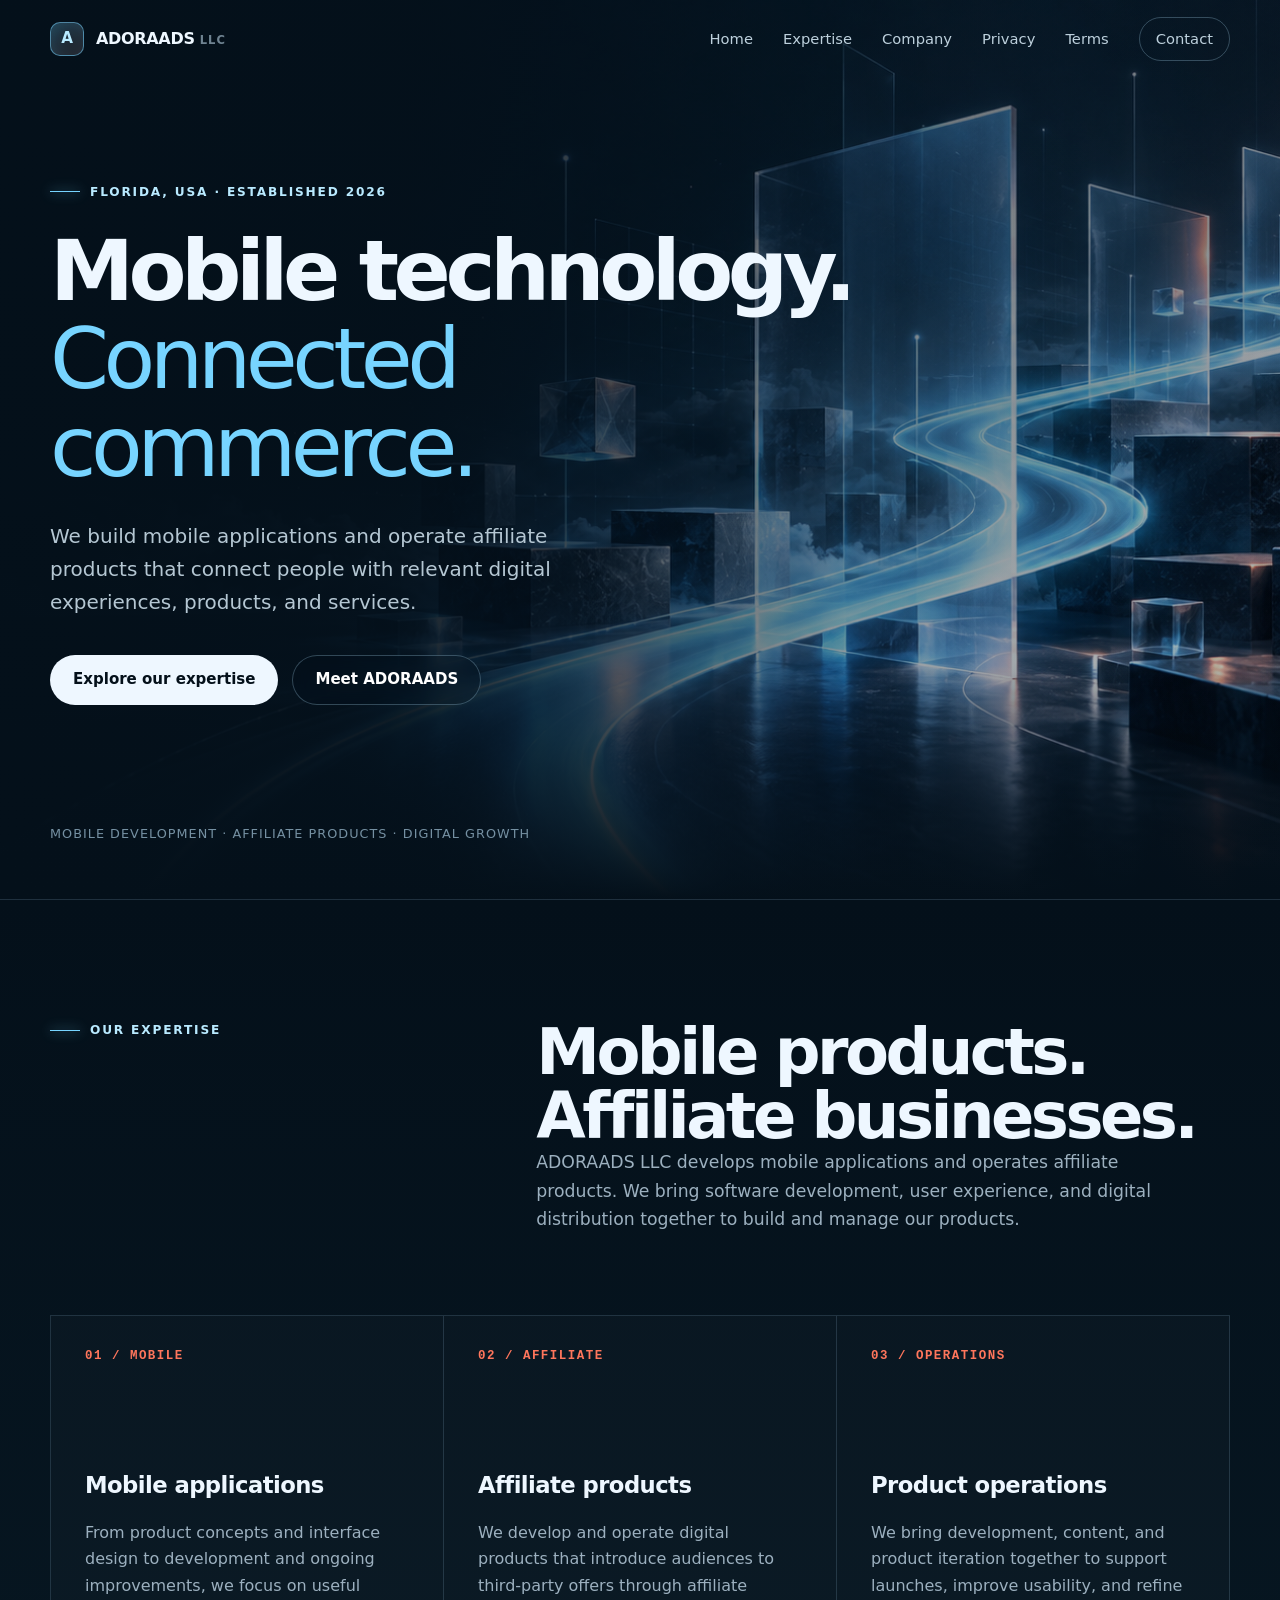
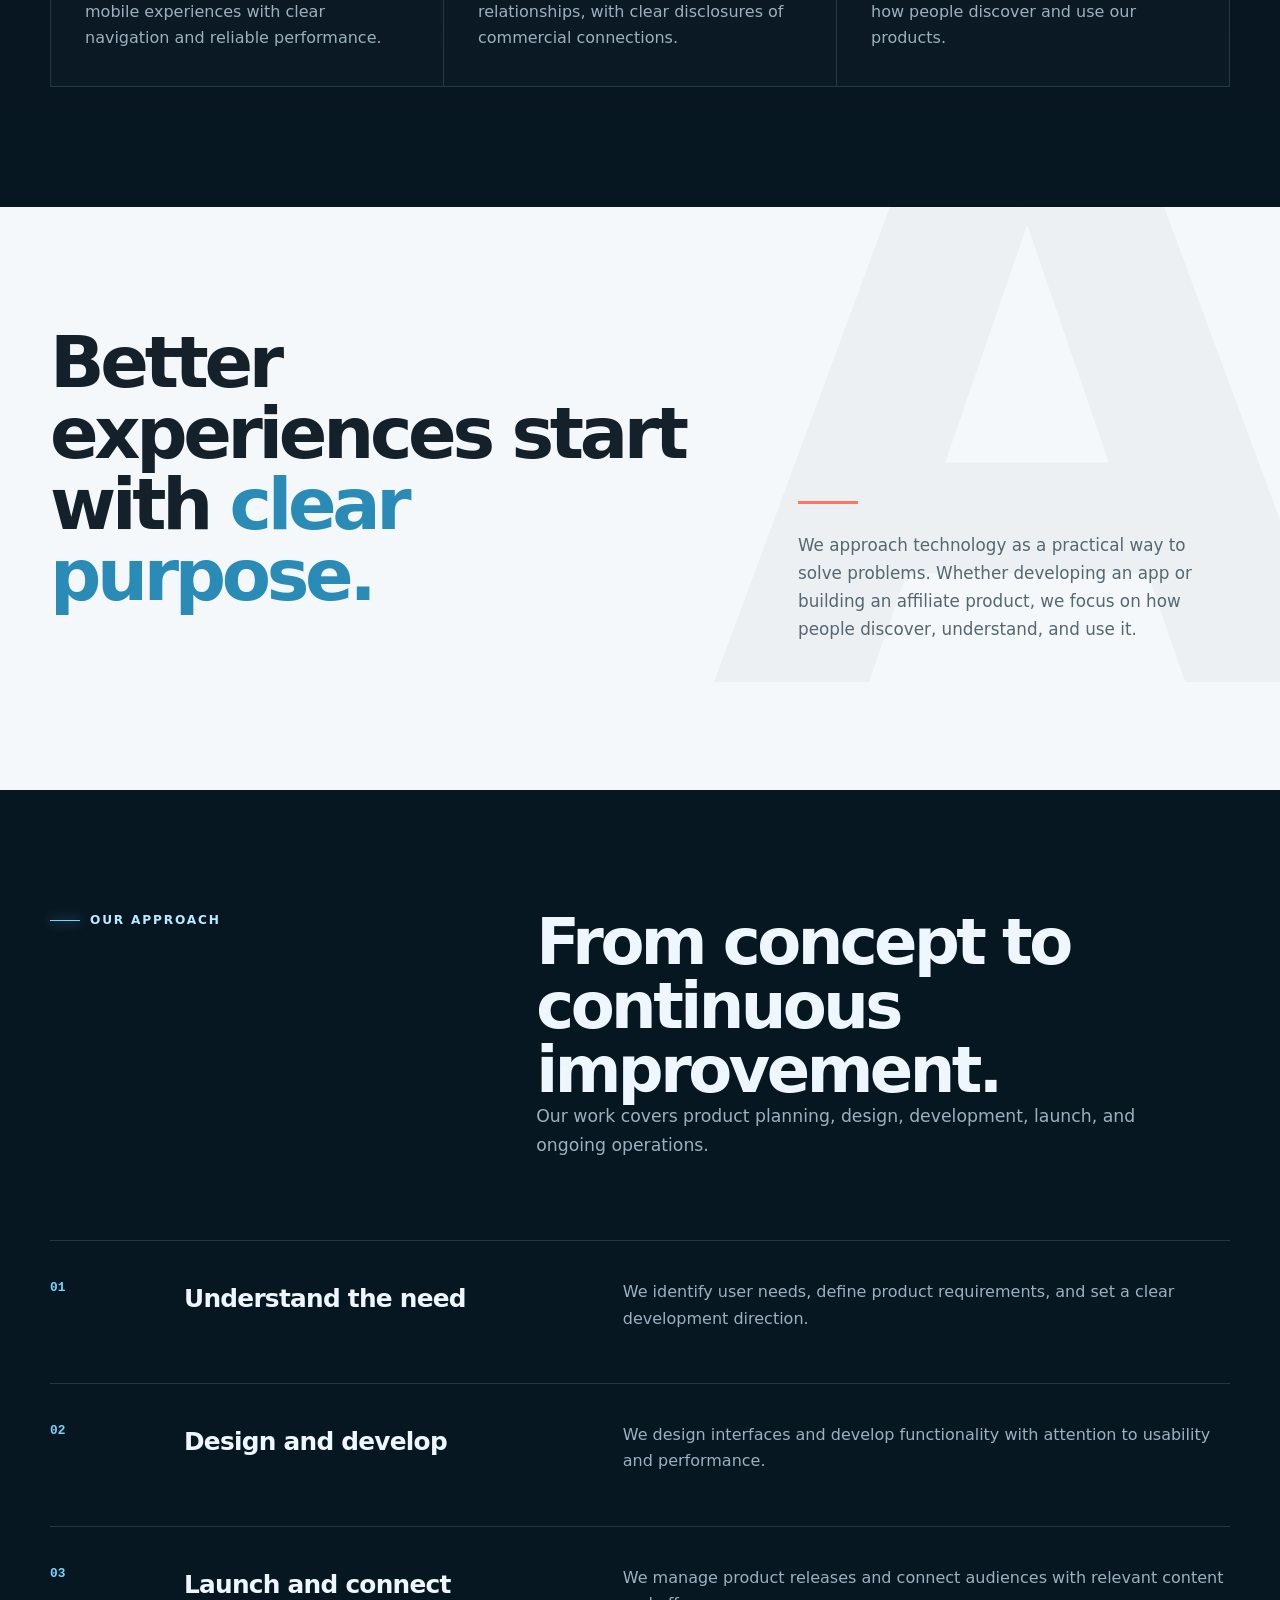
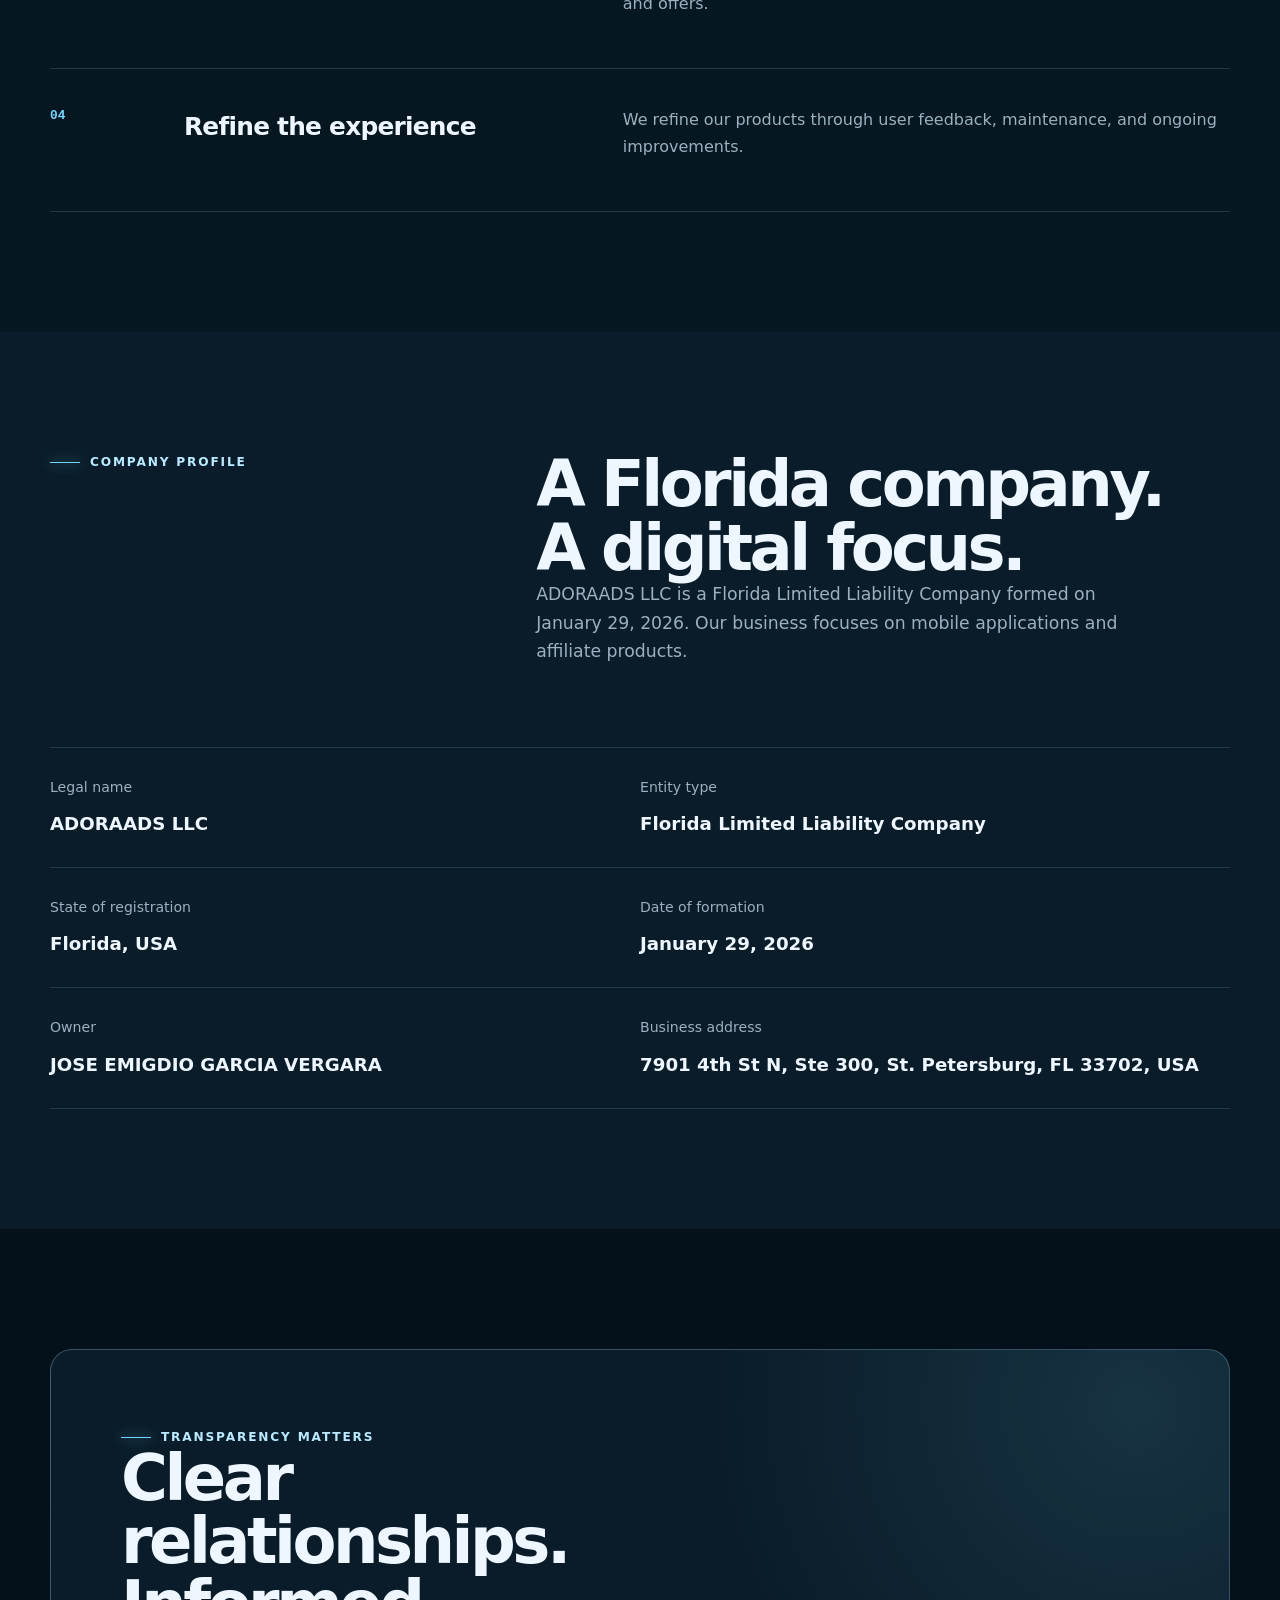
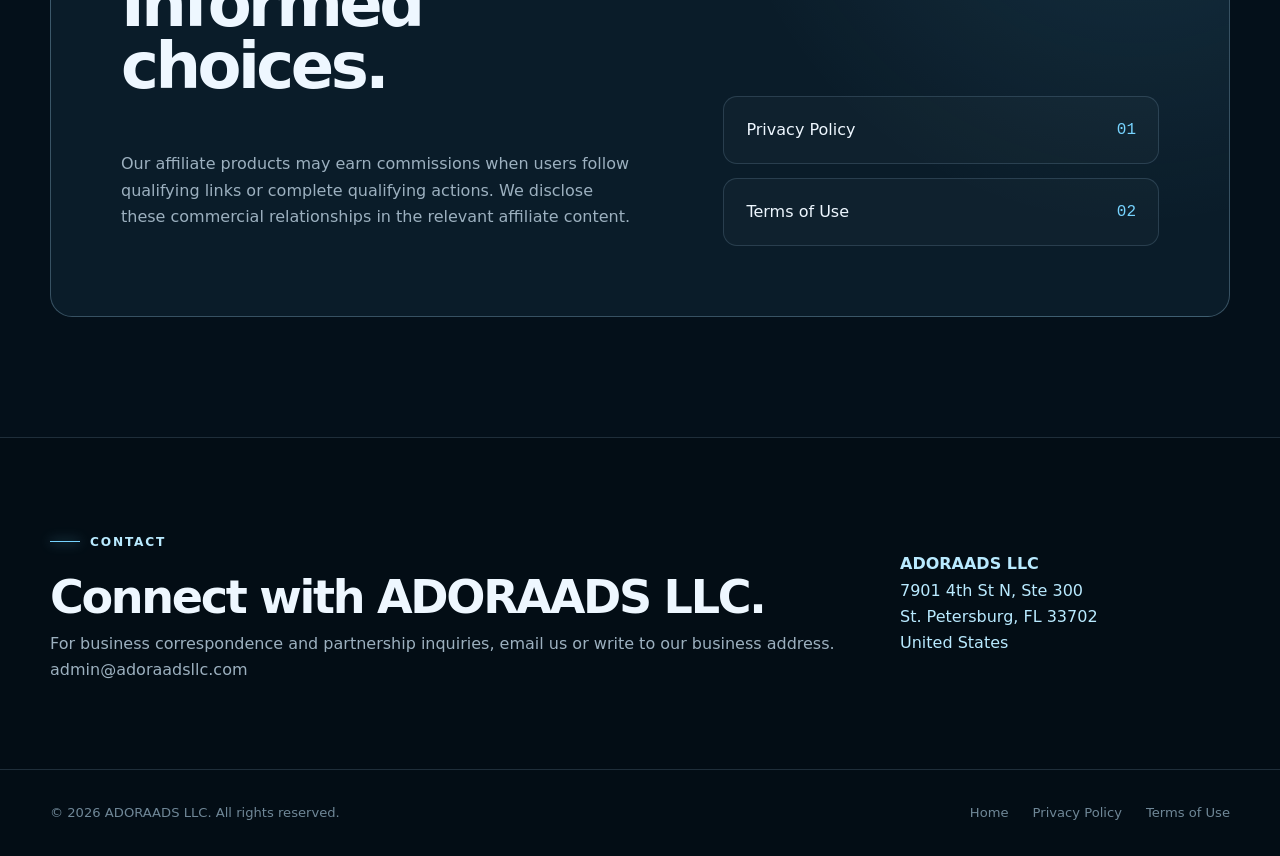
<file: index.html>
<!doctype html><html lang="en">
<head><meta charset="utf-8"><meta name="viewport" content="width=device-width, initial-scale=1"><title>Mobile Apps & Affiliate Products — ADORAADS LLC</title><meta name="description" content="ADORAADS LLC is a Florida technology company specializing in mobile application development and affiliate product operations."><meta name="theme-color" content="#04101a"><link rel="icon" href="data:image/svg+xml,%3Csvg xmlns='http://www.w3.org/2000/svg' viewBox='0 0 64 64'%3E%3Crect width='64' height='64' rx='16' fill='%23071722'/%3E%3Cpath d='M12 49L27 15h10l15 34H41l-3-8H26l-3 8zm17-17h6l-3-9z' fill='%2377d4ff'/%3E%3C/svg%3E"><link rel="stylesheet" href="styles.css"><link rel="stylesheet" href="company.css"></head>
<body>
<header class="site-header"><div class="nav-wrap"><a class="brand" href="index.html" aria-label="ADORAADS LLC home"><span class="brand-mark" aria-hidden="true"></span><span>ADORAADS <small>LLC</small></span></a><button class="menu-toggle" aria-label="Open menu" aria-controls="navigation" aria-expanded="false"><span></span></button>
<nav class="nav-links" id="navigation" aria-label="Primary navigation"><a href="index.html">Home</a><a href="index.html#expertise">Expertise</a><a href="index.html#company">Company</a><a href="privacy.html">Privacy</a><a href="terms.html">Terms</a><a class="nav-contact" href="index.html#contact">Contact</a></nav></div></header>
<main>
<section class="hero"><img class="hero-image" src="assets/studio-path.png" alt="A luminous blue pathway through a digital landscape" width="1774" height="887"><div class="hero-content"><span class="eyebrow">Florida, USA · Established 2026</span>
<h1>Mobile technology.<br><em>Connected commerce.</em></h1>
<p class="hero-copy">We build mobile applications and operate affiliate products that connect people with relevant digital experiences, products, and services.</p><div class="hero-actions"><a class="button button-primary" href="#expertise">Explore our expertise</a><a class="button button-ghost" href="#company">Meet ADORAADS</a></div></div>
<p class="hero-note">Mobile development · Affiliate products · Digital growth</p></section>
<section class="section capabilities" id="expertise"><div class="container"><div class="section-heading" data-reveal><span class="eyebrow">Our expertise</span><div>
<h2>Mobile products. Affiliate businesses.</h2>
<p>ADORAADS LLC develops mobile applications and operates affiliate products. We bring software development, user experience, and digital distribution together to build and manage our products.</p></div></div><div class="capability-grid">
<article class="capability" data-reveal><span class="capability-number">01 / MOBILE</span>
<h3>Mobile applications</h3>
<p>From product concepts and interface design to development and ongoing improvements, we focus on useful mobile experiences with clear navigation and reliable performance.</p></article>
<article class="capability" data-reveal><span class="capability-number">02 / AFFILIATE</span>
<h3>Affiliate products</h3>
<p>We develop and operate digital products that introduce audiences to third-party offers through affiliate relationships, with clear disclosures of commercial connections.</p></article>
<article class="capability" data-reveal><span class="capability-number">03 / OPERATIONS</span>
<h3>Product operations</h3>
<p>We bring development, content, and product iteration together to support launches, improve usability, and refine how people discover and use our products.</p></article></div></div></section>
<section class="section manifesto"><div class="container manifesto-grid">
<h2 class="manifesto-quote" data-reveal>Better experiences start with <span>clear purpose.</span></h2><div class="manifesto-side" data-reveal><div class="manifesto-rule"></div>
<p>We approach technology as a practical way to solve problems. Whether developing an app or building an affiliate product, we focus on how people discover, understand, and use it.</p></div></div></section>
<section class="section process"><div class="container"><div class="section-heading" data-reveal><span class="eyebrow">Our approach</span><div>
<h2>From concept to continuous improvement.</h2>
<p>Our work covers product planning, design, development, launch, and ongoing operations.</p></div></div><div class="process-list">
<article class="process-step" data-reveal><strong>01</strong>
<h3>Understand the need</h3>
<p>We identify user needs, define product requirements, and set a clear development direction.</p></article>
<article class="process-step" data-reveal><strong>02</strong>
<h3>Design and develop</h3>
<p>We design interfaces and develop functionality with attention to usability and performance.</p></article>
<article class="process-step" data-reveal><strong>03</strong>
<h3>Launch and connect</h3>
<p>We manage product releases and connect audiences with relevant content and offers.</p></article>
<article class="process-step" data-reveal><strong>04</strong>
<h3>Refine the experience</h3>
<p>We refine our products through user feedback, maintenance, and ongoing improvements.</p></article></div></div></section>
<section class="section company-section" id="company"><div class="container"><div class="section-heading" data-reveal><span class="eyebrow">Company profile</span><div>
<h2>A Florida company.<br>A digital focus.</h2>
<p>ADORAADS LLC is a Florida Limited Liability Company formed on January 29, 2026. Our business focuses on mobile applications and affiliate products.</p></div></div><dl class="company-grid"><div><dt>Legal name</dt><dd>ADORAADS LLC</dd></div><div><dt>Entity type</dt><dd>Florida Limited Liability Company</dd></div><div><dt>State of registration</dt><dd>Florida, USA</dd></div><div><dt>Date of formation</dt><dd>January 29, 2026</dd></div><div><dt>Owner</dt><dd>JOSE EMIGDIO GARCIA VERGARA</dd></div><div><dt>Business address</dt><dd>7901 4th St N, Ste 300, St. Petersburg, FL 33702, USA</dd></div></dl></div></section>
<section class="section"><div class="container"><div class="trust-panel" data-reveal><div><span class="eyebrow">Transparency matters</span>
<h2>Clear relationships. Informed choices.</h2>
<p>Our affiliate products may earn commissions when users follow qualifying links or complete qualifying actions. We disclose these commercial relationships in the relevant affiliate content.</p></div><div class="trust-links"><a class="trust-link" href="privacy.html"><span>Privacy Policy</span><span>01</span></a><a class="trust-link" href="terms.html"><span>Terms of Use</span><span>02</span></a></div></div></div></section>
<section class="contact-strip" id="contact"><div class="container contact-inner"><div><span class="eyebrow">Contact</span>
<h2>Connect with ADORAADS LLC.</h2>
<p>For business correspondence and partnership inquiries, email us or write to our business address.</p><p><a href="mailto:admin@adoraadsllc.com">admin@adoraadsllc.com</a></p></div>
<address><strong>ADORAADS LLC</strong><br>7901 4th St N, Ste 300<br>St. Petersburg, FL 33702<br>United States</address></div></section></main>
<footer class="site-footer"><div class="container footer-inner"><span>© <span data-year>2026</span> ADORAADS LLC. All rights reserved.</span><div class="footer-links"><a href="index.html">Home</a><a href="privacy.html">Privacy Policy</a><a href="terms.html">Terms of Use</a></div></div></footer><script src="script.js"></script></body></html>
</file>
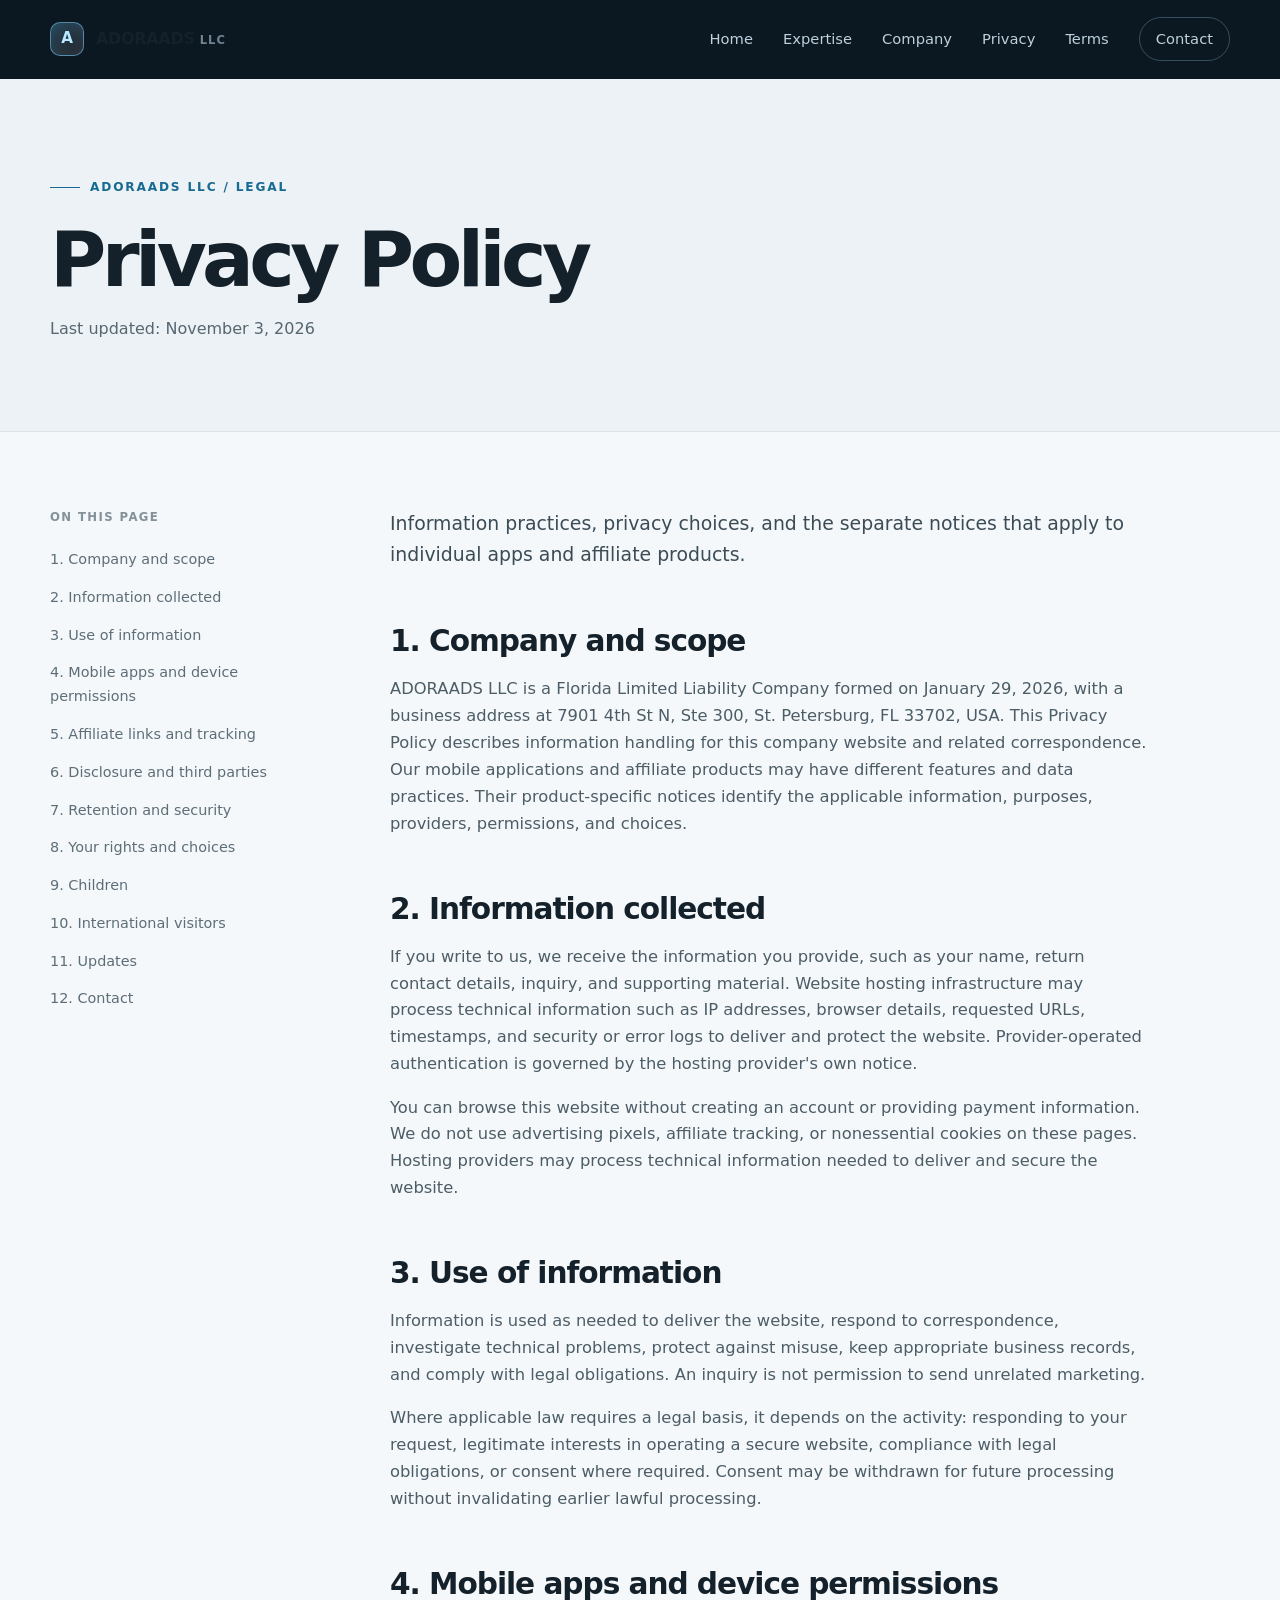
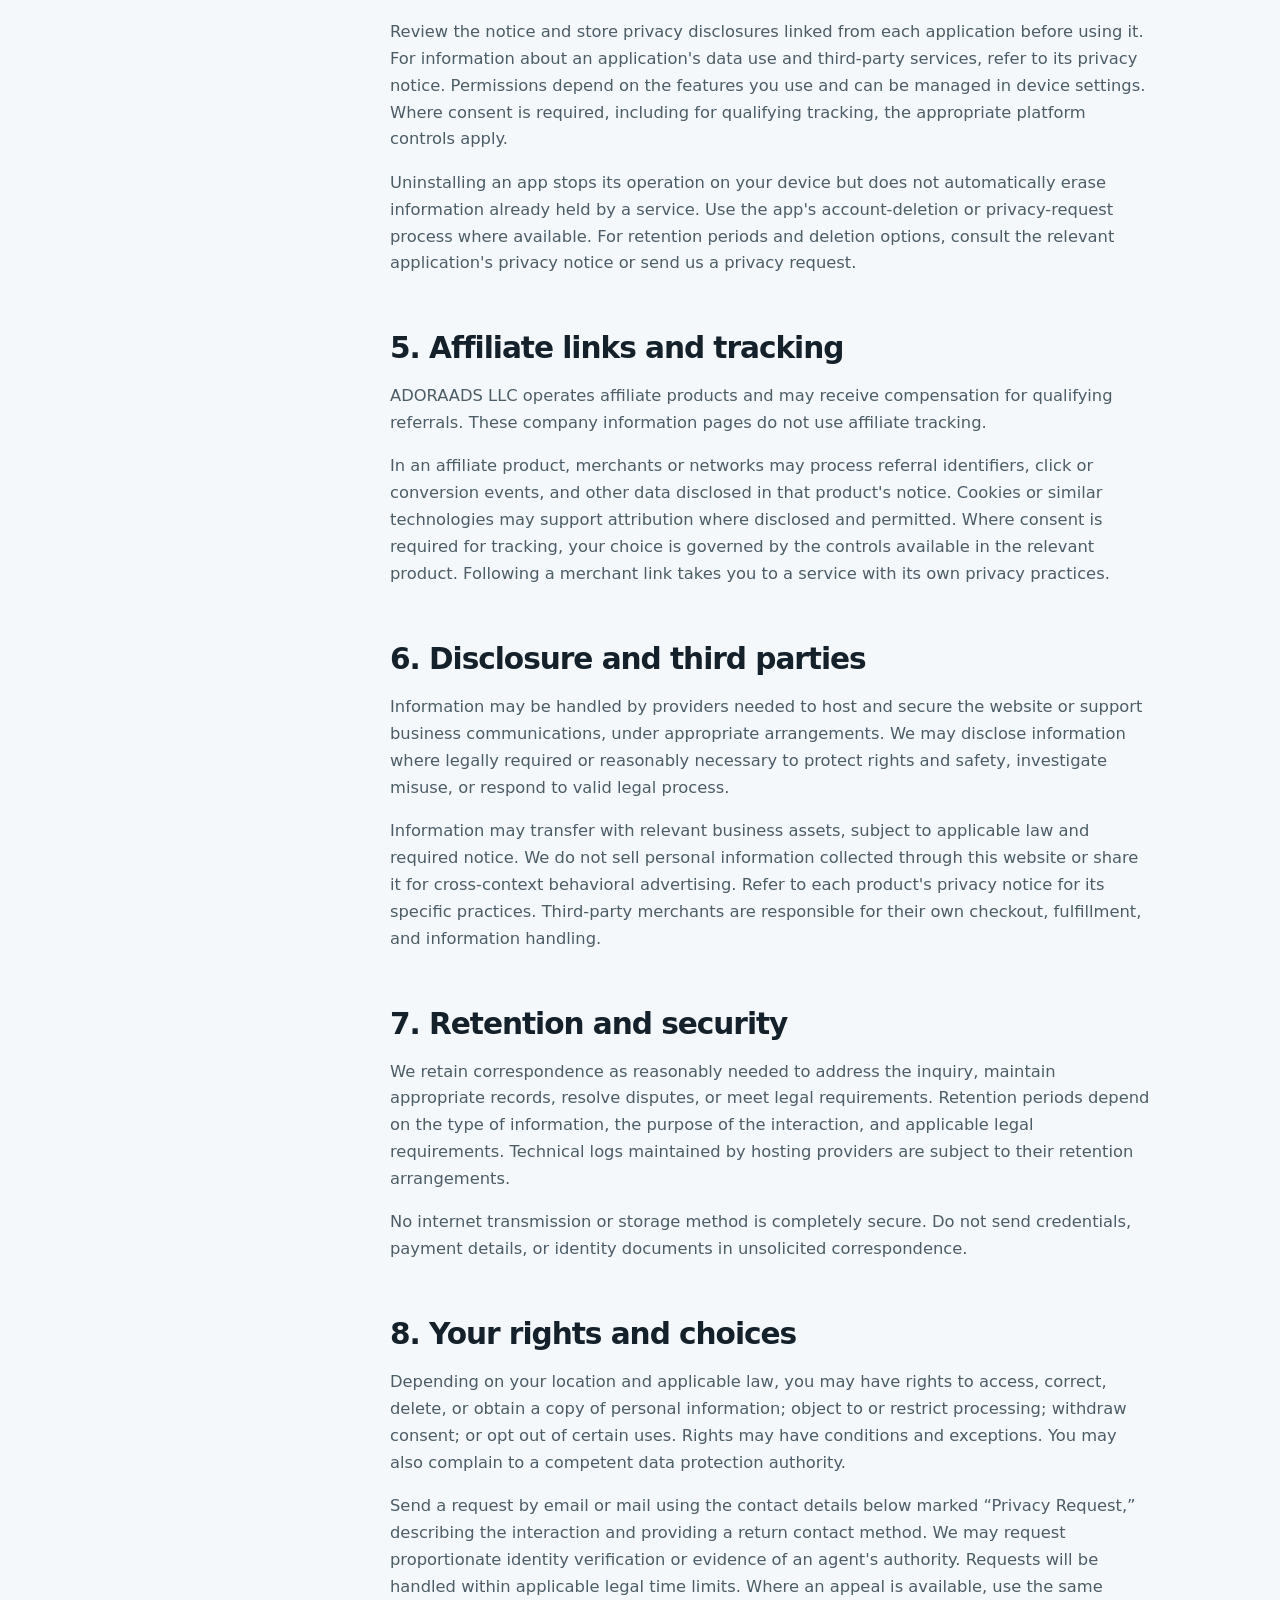
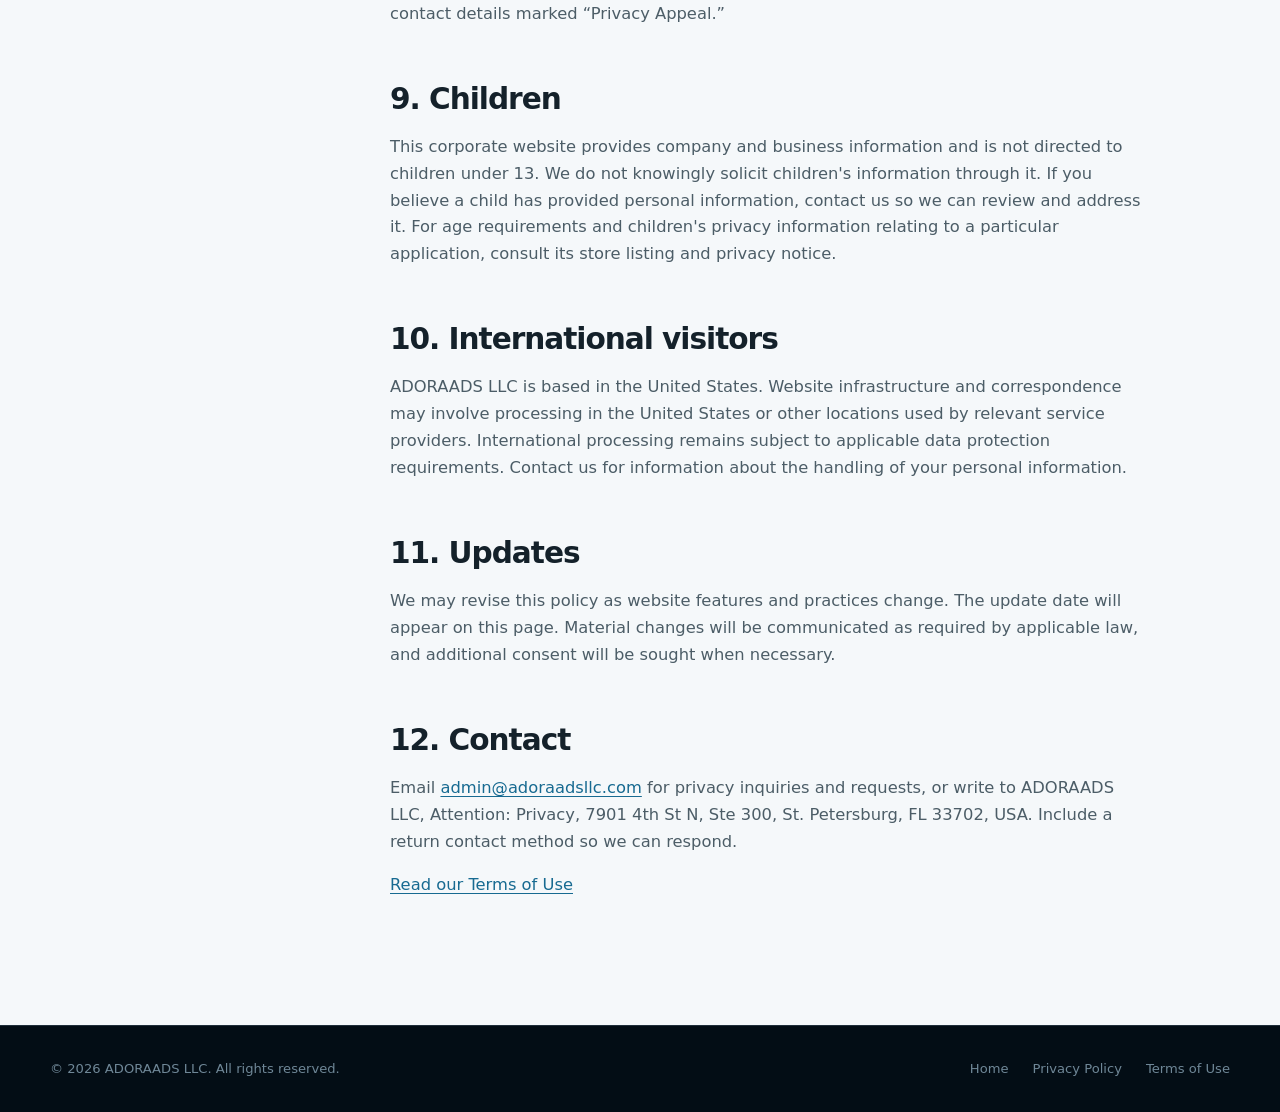
<file: privacy.html>
<!doctype html><html lang="en">
<head><meta charset="utf-8"><meta name="viewport" content="width=device-width, initial-scale=1"><title>Privacy Policy — ADORAADS LLC</title><meta name="description" content="Read how ADORAADS LLC handles website information, correspondence, and privacy requests."><meta name="theme-color" content="#04101a"><link rel="icon" href="data:image/svg+xml,%3Csvg xmlns='http://www.w3.org/2000/svg' viewBox='0 0 64 64'%3E%3Crect width='64' height='64' rx='16' fill='%23071722'/%3E%3Cpath d='M12 49L27 15h10l15 34H41l-3-8H26l-3 8zm17-17h6l-3-9z' fill='%2377d4ff'/%3E%3C/svg%3E"><link rel="stylesheet" href="styles.css"><link rel="stylesheet" href="company.css"></head>
<body class="legal-shell">
<header class="site-header"><div class="nav-wrap"><a class="brand" href="index.html" aria-label="ADORAADS LLC home"><span class="brand-mark" aria-hidden="true"></span><span>ADORAADS <small>LLC</small></span></a><button class="menu-toggle" aria-label="Open menu" aria-controls="navigation" aria-expanded="false"><span></span></button>
<nav class="nav-links" id="navigation" aria-label="Primary navigation"><a href="index.html">Home</a><a href="index.html#expertise">Expertise</a><a href="index.html#company">Company</a><a href="privacy.html">Privacy</a><a href="terms.html">Terms</a><a class="nav-contact" href="index.html#contact">Contact</a></nav></div></header>
<main>
<section class="legal-hero"><div class="container"><span class="eyebrow">ADORAADS LLC / Legal</span>
<h1>Privacy Policy</h1>
<p class="legal-meta">Last updated: November 3, 2026</p></div></section><div class="container legal-layout">
<aside class="legal-toc" aria-label="On this page"><strong>On this page</strong><a href="#section-1">1. Company and scope</a><a href="#section-2">2. Information collected</a><a href="#section-3">3. Use of information</a><a href="#section-4">4. Mobile apps and device permissions</a><a href="#section-5">5. Affiliate links and tracking</a><a href="#section-6">6. Disclosure and third parties</a><a href="#section-7">7. Retention and security</a><a href="#section-8">8. Your rights and choices</a><a href="#section-9">9. Children</a><a href="#section-10">10. International visitors</a><a href="#section-11">11. Updates</a><a href="#section-12">12. Contact</a></aside>
<article class="legal-content">
<p class="lead">Information practices, privacy choices, and the separate notices that apply to individual apps and affiliate products.</p>
<section>
<h2 id="section-1">1. Company and scope</h2>
<p>ADORAADS LLC is a Florida Limited Liability Company formed on January 29, 2026, with a business address at 7901 4th St N, Ste 300, St. Petersburg, FL 33702, USA. This Privacy Policy describes information handling for this company website and related correspondence. Our mobile applications and affiliate products may have different features and data practices. Their product-specific notices identify the applicable information, purposes, providers, permissions, and choices.</p></section>
<section>
<h2 id="section-2">2. Information collected</h2>
<p>If you write to us, we receive the information you provide, such as your name, return contact details, inquiry, and supporting material. Website hosting infrastructure may process technical information such as IP addresses, browser details, requested URLs, timestamps, and security or error logs to deliver and protect the website. Provider-operated authentication is governed by the hosting provider's own notice.</p>
<p>You can browse this website without creating an account or providing payment information. We do not use advertising pixels, affiliate tracking, or nonessential cookies on these pages. Hosting providers may process technical information needed to deliver and secure the website.</p></section>
<section>
<h2 id="section-3">3. Use of information</h2>
<p>Information is used as needed to deliver the website, respond to correspondence, investigate technical problems, protect against misuse, keep appropriate business records, and comply with legal obligations. An inquiry is not permission to send unrelated marketing.</p>
<p>Where applicable law requires a legal basis, it depends on the activity: responding to your request, legitimate interests in operating a secure website, compliance with legal obligations, or consent where required. Consent may be withdrawn for future processing without invalidating earlier lawful processing.</p></section>
<section>
<h2 id="section-4">4. Mobile apps and device permissions</h2>
<p>Review the notice and store privacy disclosures linked from each application before using it. For information about an application's data use and third-party services, refer to its privacy notice. Permissions depend on the features you use and can be managed in device settings. Where consent is required, including for qualifying tracking, the appropriate platform controls apply.</p>
<p>Uninstalling an app stops its operation on your device but does not automatically erase information already held by a service. Use the app's account-deletion or privacy-request process where available. For retention periods and deletion options, consult the relevant application's privacy notice or send us a privacy request.</p></section>
<section>
<h2 id="section-5">5. Affiliate links and tracking</h2>
<p>ADORAADS LLC operates affiliate products and may receive compensation for qualifying referrals. These company information pages do not use affiliate tracking.</p>
<p>In an affiliate product, merchants or networks may process referral identifiers, click or conversion events, and other data disclosed in that product's notice. Cookies or similar technologies may support attribution where disclosed and permitted. Where consent is required for tracking, your choice is governed by the controls available in the relevant product. Following a merchant link takes you to a service with its own privacy practices.</p></section>
<section>
<h2 id="section-6">6. Disclosure and third parties</h2>
<p>Information may be handled by providers needed to host and secure the website or support business communications, under appropriate arrangements. We may disclose information where legally required or reasonably necessary to protect rights and safety, investigate misuse, or respond to valid legal process.</p>
<p>Information may transfer with relevant business assets, subject to applicable law and required notice. We do not sell personal information collected through this website or share it for cross-context behavioral advertising. Refer to each product's privacy notice for its specific practices. Third-party merchants are responsible for their own checkout, fulfillment, and information handling.</p></section>
<section>
<h2 id="section-7">7. Retention and security</h2>
<p>We retain correspondence as reasonably needed to address the inquiry, maintain appropriate records, resolve disputes, or meet legal requirements. Retention periods depend on the type of information, the purpose of the interaction, and applicable legal requirements. Technical logs maintained by hosting providers are subject to their retention arrangements.</p>
<p>No internet transmission or storage method is completely secure. Do not send credentials, payment details, or identity documents in unsolicited correspondence.</p></section>
<section>
<h2 id="section-8">8. Your rights and choices</h2>
<p>Depending on your location and applicable law, you may have rights to access, correct, delete, or obtain a copy of personal information; object to or restrict processing; withdraw consent; or opt out of certain uses. Rights may have conditions and exceptions. You may also complain to a competent data protection authority.</p>
<p>Send a request by email or mail using the contact details below marked “Privacy Request,” describing the interaction and providing a return contact method. We may request proportionate identity verification or evidence of an agent's authority. Requests will be handled within applicable legal time limits. Where an appeal is available, use the same contact details marked “Privacy Appeal.”</p></section>
<section>
<h2 id="section-9">9. Children</h2>
<p>This corporate website provides company and business information and is not directed to children under 13. We do not knowingly solicit children's information through it. If you believe a child has provided personal information, contact us so we can review and address it. For age requirements and children's privacy information relating to a particular application, consult its store listing and privacy notice.</p></section>
<section>
<h2 id="section-10">10. International visitors</h2>
<p>ADORAADS LLC is based in the United States. Website infrastructure and correspondence may involve processing in the United States or other locations used by relevant service providers. International processing remains subject to applicable data protection requirements. Contact us for information about the handling of your personal information.</p></section>
<section>
<h2 id="section-11">11. Updates</h2>
<p>We may revise this policy as website features and practices change. The update date will appear on this page. Material changes will be communicated as required by applicable law, and additional consent will be sought when necessary.</p></section>
<section>
<h2 id="section-12">12. Contact</h2>
<p>Email <a href="mailto:admin@adoraadsllc.com">admin@adoraadsllc.com</a> for privacy inquiries and requests, or write to ADORAADS LLC, Attention: Privacy, 7901 4th St N, Ste 300, St. Petersburg, FL 33702, USA. Include a return contact method so we can respond.</p></section>
<p><a href="terms.html">Read our Terms of Use</a></p></article></div></main>
<footer class="site-footer"><div class="container footer-inner"><span>© <span data-year>2026</span> ADORAADS LLC. All rights reserved.</span><div class="footer-links"><a href="index.html">Home</a><a href="privacy.html">Privacy Policy</a><a href="terms.html">Terms of Use</a></div></div></footer><script src="script.js"></script></body></html>
</file>
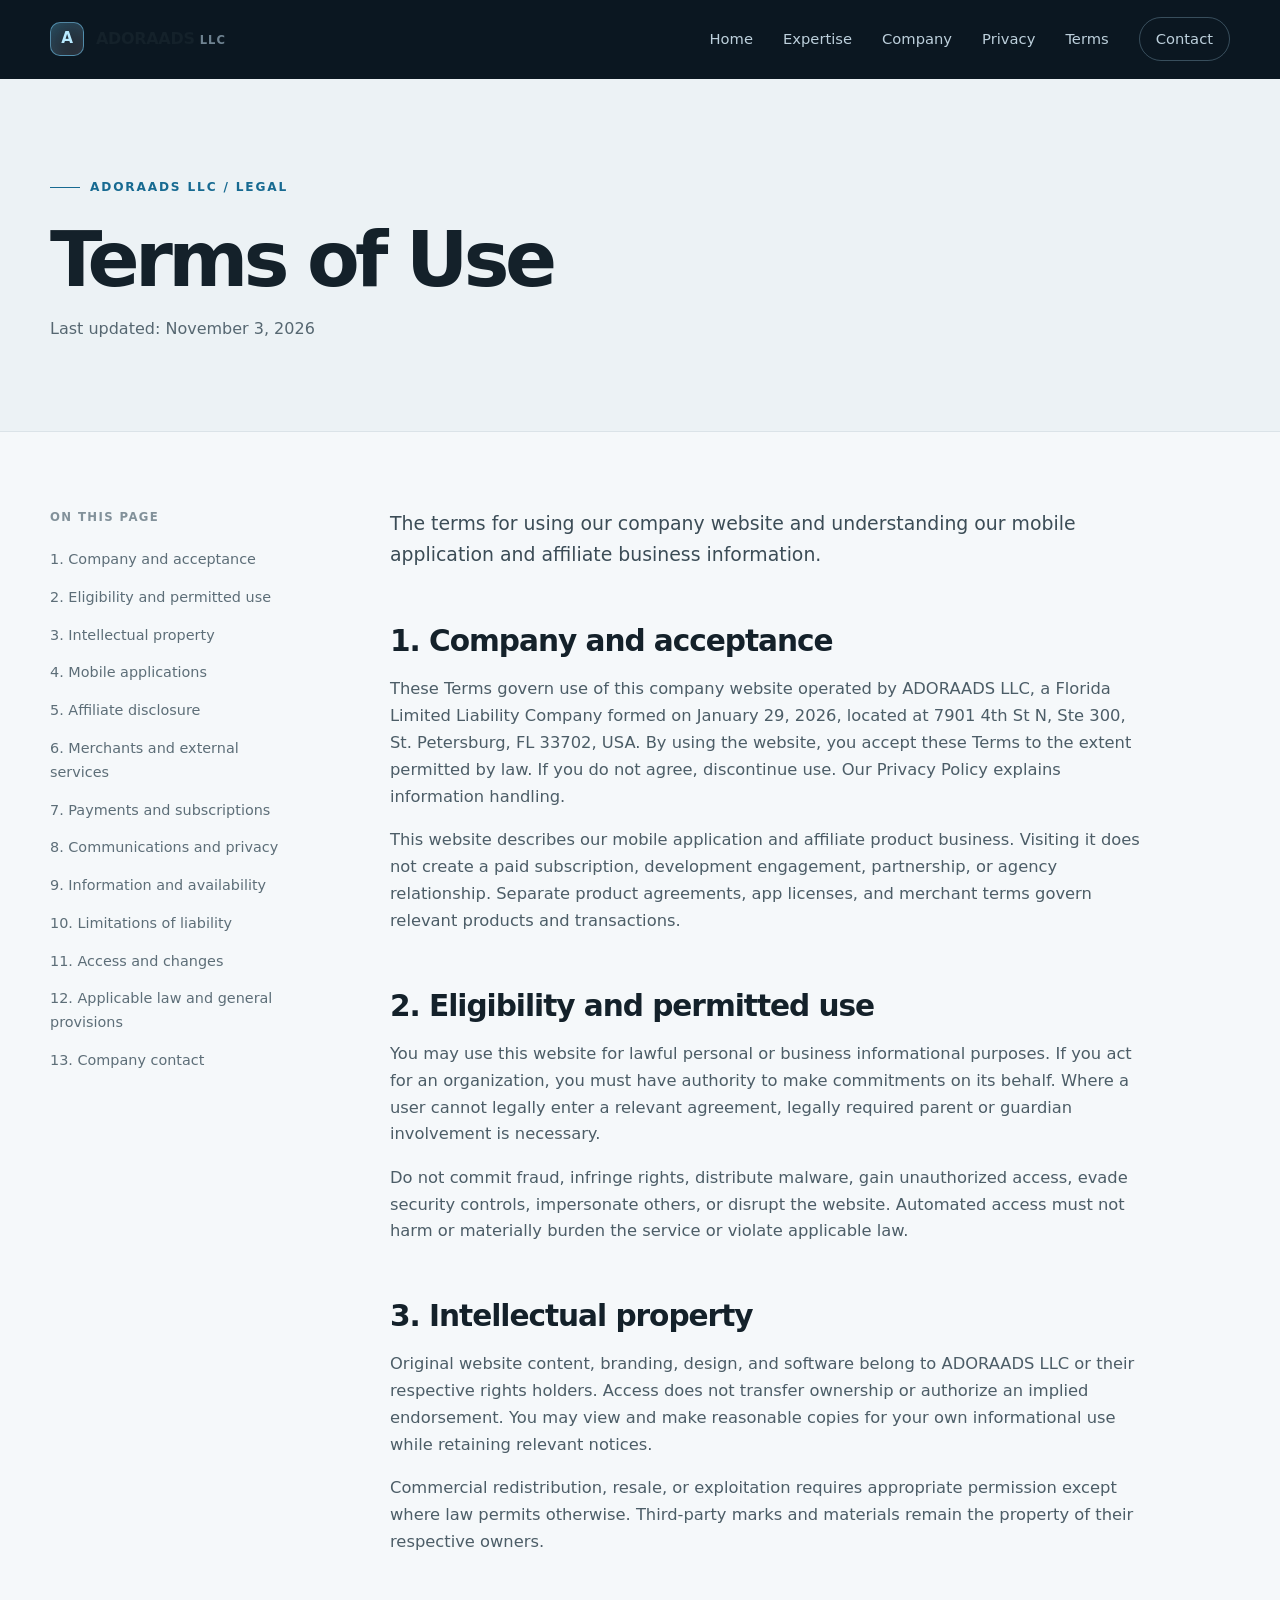
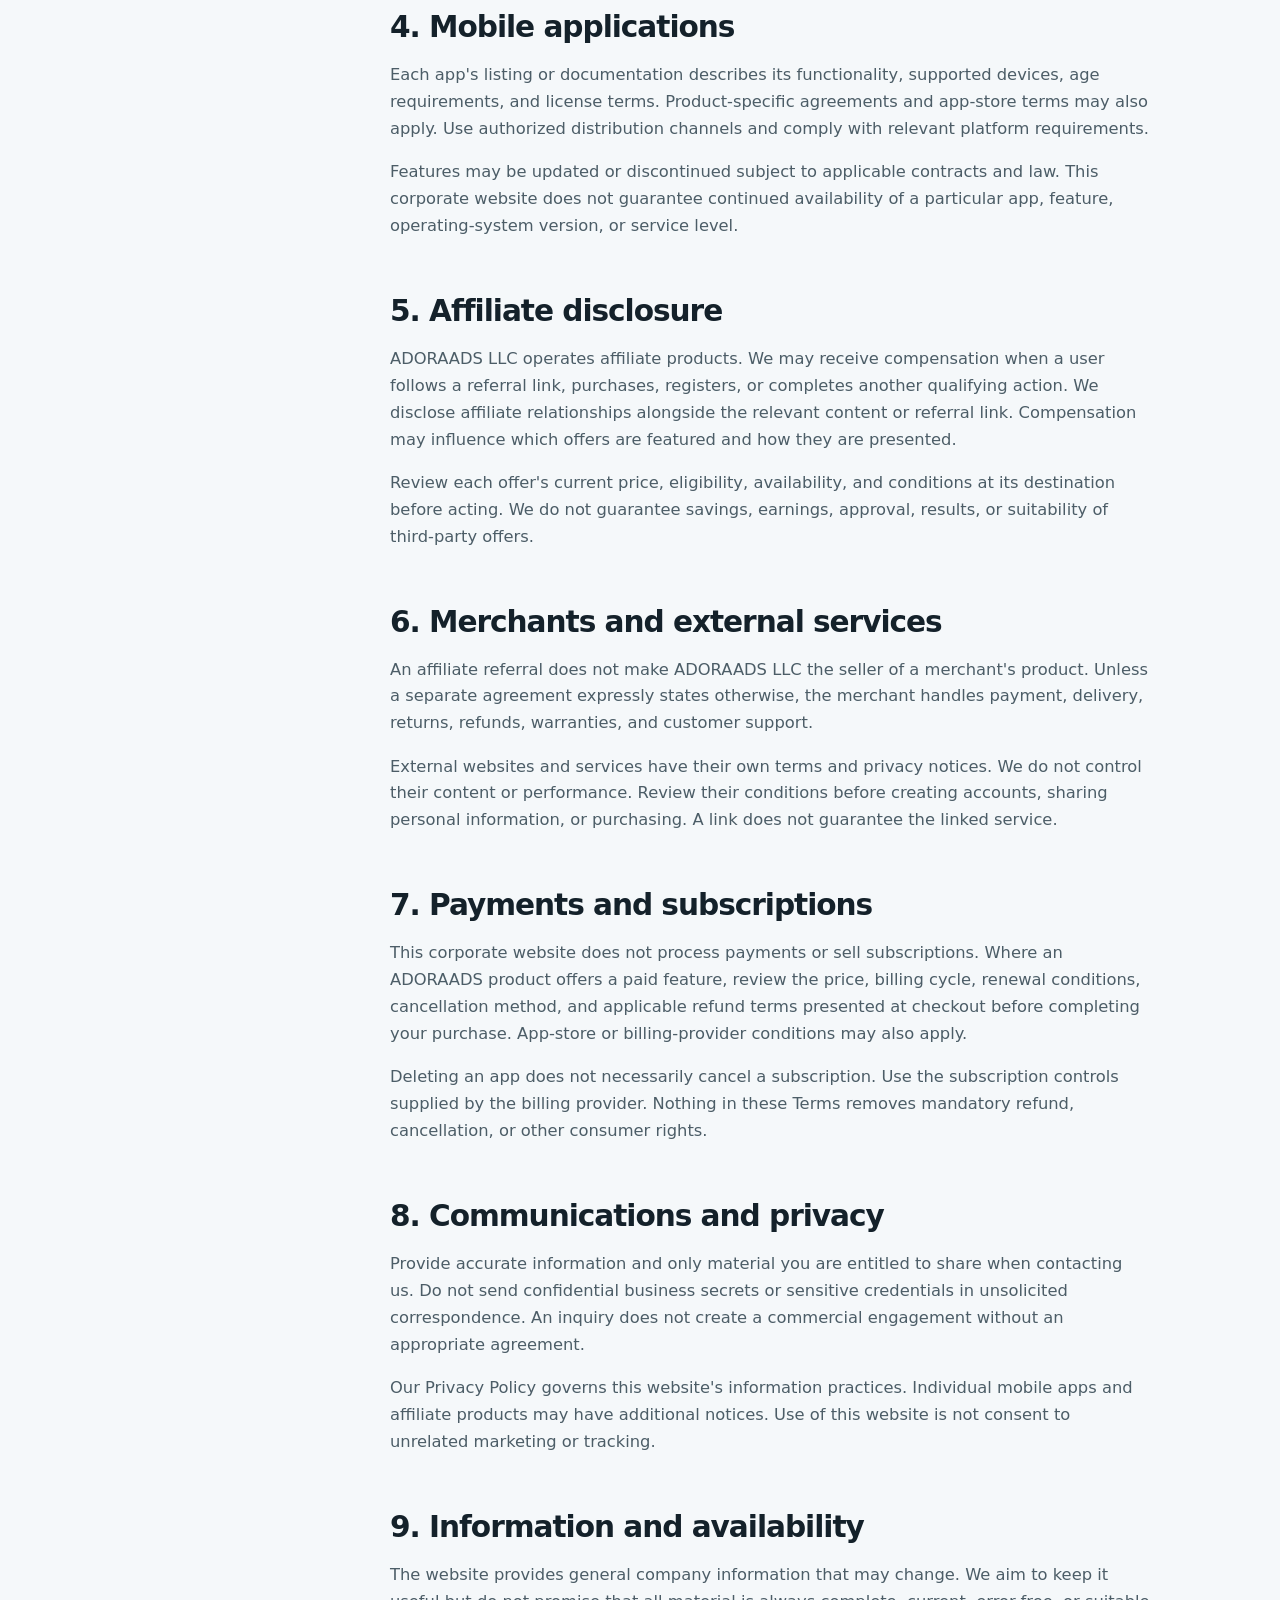
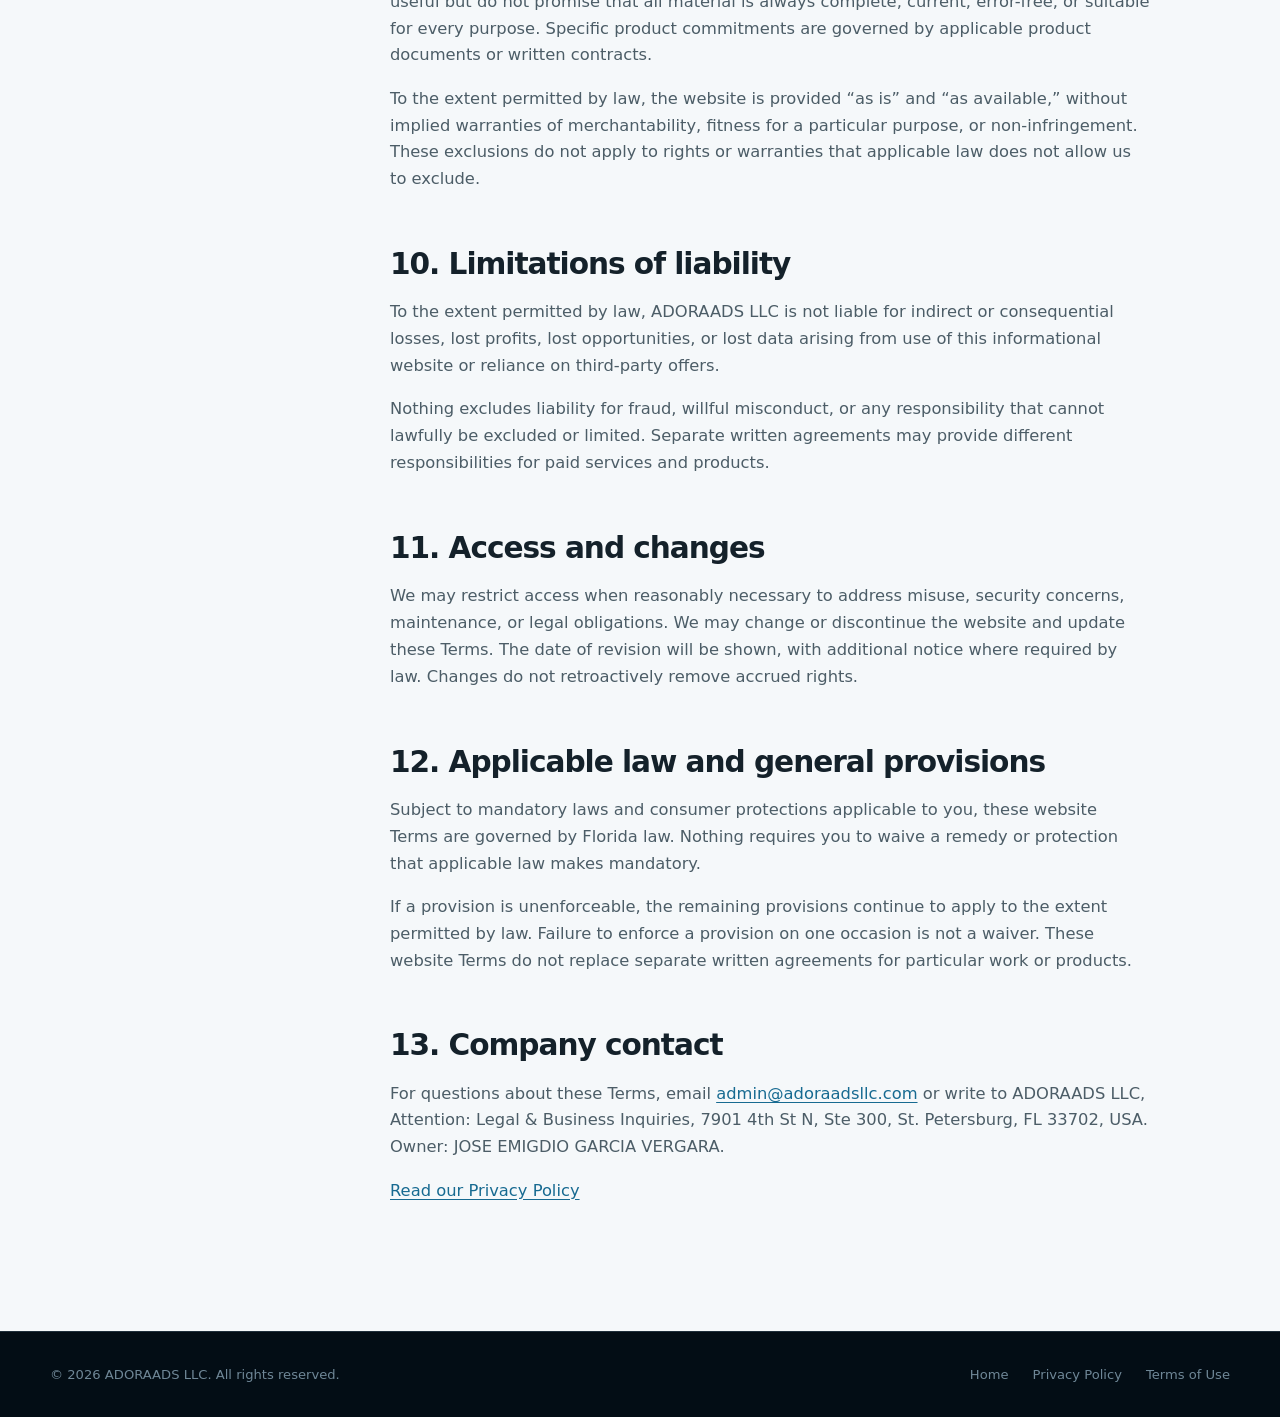
<file: terms.html>
<!doctype html><html lang="en">
<head><meta charset="utf-8"><meta name="viewport" content="width=device-width, initial-scale=1"><title>Terms of Use — ADORAADS LLC</title><meta name="description" content="Terms governing use of the ADORAADS LLC website, with information on mobile applications and affiliate relationships."><meta name="theme-color" content="#04101a"><link rel="icon" href="data:image/svg+xml,%3Csvg xmlns='http://www.w3.org/2000/svg' viewBox='0 0 64 64'%3E%3Crect width='64' height='64' rx='16' fill='%23071722'/%3E%3Cpath d='M12 49L27 15h10l15 34H41l-3-8H26l-3 8zm17-17h6l-3-9z' fill='%2377d4ff'/%3E%3C/svg%3E"><link rel="stylesheet" href="styles.css"><link rel="stylesheet" href="company.css"></head>
<body class="legal-shell">
<header class="site-header"><div class="nav-wrap"><a class="brand" href="index.html" aria-label="ADORAADS LLC home"><span class="brand-mark" aria-hidden="true"></span><span>ADORAADS <small>LLC</small></span></a><button class="menu-toggle" aria-label="Open menu" aria-controls="navigation" aria-expanded="false"><span></span></button>
<nav class="nav-links" id="navigation" aria-label="Primary navigation"><a href="index.html">Home</a><a href="index.html#expertise">Expertise</a><a href="index.html#company">Company</a><a href="privacy.html">Privacy</a><a href="terms.html">Terms</a><a class="nav-contact" href="index.html#contact">Contact</a></nav></div></header>
<main>
<section class="legal-hero"><div class="container"><span class="eyebrow">ADORAADS LLC / Legal</span>
<h1>Terms of Use</h1>
<p class="legal-meta">Last updated: November 3, 2026</p></div></section><div class="container legal-layout">
<aside class="legal-toc" aria-label="On this page"><strong>On this page</strong><a href="#section-1">1. Company and acceptance</a><a href="#section-2">2. Eligibility and permitted use</a><a href="#section-3">3. Intellectual property</a><a href="#section-4">4. Mobile applications</a><a href="#section-5">5. Affiliate disclosure</a><a href="#section-6">6. Merchants and external services</a><a href="#section-7">7. Payments and subscriptions</a><a href="#section-8">8. Communications and privacy</a><a href="#section-9">9. Information and availability</a><a href="#section-10">10. Limitations of liability</a><a href="#section-11">11. Access and changes</a><a href="#section-12">12. Applicable law and general provisions</a><a href="#section-13">13. Company contact</a></aside>
<article class="legal-content">
<p class="lead">The terms for using our company website and understanding our mobile application and affiliate business information.</p>
<section>
<h2 id="section-1">1. Company and acceptance</h2>
<p>These Terms govern use of this company website operated by ADORAADS LLC, a Florida Limited Liability Company formed on January 29, 2026, located at 7901 4th St N, Ste 300, St. Petersburg, FL 33702, USA. By using the website, you accept these Terms to the extent permitted by law. If you do not agree, discontinue use. Our Privacy Policy explains information handling.</p>
<p>This website describes our mobile application and affiliate product business. Visiting it does not create a paid subscription, development engagement, partnership, or agency relationship. Separate product agreements, app licenses, and merchant terms govern relevant products and transactions.</p></section>
<section>
<h2 id="section-2">2. Eligibility and permitted use</h2>
<p>You may use this website for lawful personal or business informational purposes. If you act for an organization, you must have authority to make commitments on its behalf. Where a user cannot legally enter a relevant agreement, legally required parent or guardian involvement is necessary.</p>
<p>Do not commit fraud, infringe rights, distribute malware, gain unauthorized access, evade security controls, impersonate others, or disrupt the website. Automated access must not harm or materially burden the service or violate applicable law.</p></section>
<section>
<h2 id="section-3">3. Intellectual property</h2>
<p>Original website content, branding, design, and software belong to ADORAADS LLC or their respective rights holders. Access does not transfer ownership or authorize an implied endorsement. You may view and make reasonable copies for your own informational use while retaining relevant notices.</p>
<p>Commercial redistribution, resale, or exploitation requires appropriate permission except where law permits otherwise. Third-party marks and materials remain the property of their respective owners.</p></section>
<section>
<h2 id="section-4">4. Mobile applications</h2>
<p>Each app's listing or documentation describes its functionality, supported devices, age requirements, and license terms. Product-specific agreements and app-store terms may also apply. Use authorized distribution channels and comply with relevant platform requirements.</p>
<p>Features may be updated or discontinued subject to applicable contracts and law. This corporate website does not guarantee continued availability of a particular app, feature, operating-system version, or service level.</p></section>
<section>
<h2 id="section-5">5. Affiliate disclosure</h2>
<p>ADORAADS LLC operates affiliate products. We may receive compensation when a user follows a referral link, purchases, registers, or completes another qualifying action. We disclose affiliate relationships alongside the relevant content or referral link. Compensation may influence which offers are featured and how they are presented.</p>
<p>Review each offer's current price, eligibility, availability, and conditions at its destination before acting. We do not guarantee savings, earnings, approval, results, or suitability of third-party offers.</p></section>
<section>
<h2 id="section-6">6. Merchants and external services</h2>
<p>An affiliate referral does not make ADORAADS LLC the seller of a merchant's product. Unless a separate agreement expressly states otherwise, the merchant handles payment, delivery, returns, refunds, warranties, and customer support.</p>
<p>External websites and services have their own terms and privacy notices. We do not control their content or performance. Review their conditions before creating accounts, sharing personal information, or purchasing. A link does not guarantee the linked service.</p></section>
<section>
<h2 id="section-7">7. Payments and subscriptions</h2>
<p>This corporate website does not process payments or sell subscriptions. Where an ADORAADS product offers a paid feature, review the price, billing cycle, renewal conditions, cancellation method, and applicable refund terms presented at checkout before completing your purchase. App-store or billing-provider conditions may also apply.</p>
<p>Deleting an app does not necessarily cancel a subscription. Use the subscription controls supplied by the billing provider. Nothing in these Terms removes mandatory refund, cancellation, or other consumer rights.</p></section>
<section>
<h2 id="section-8">8. Communications and privacy</h2>
<p>Provide accurate information and only material you are entitled to share when contacting us. Do not send confidential business secrets or sensitive credentials in unsolicited correspondence. An inquiry does not create a commercial engagement without an appropriate agreement.</p>
<p>Our Privacy Policy governs this website's information practices. Individual mobile apps and affiliate products may have additional notices. Use of this website is not consent to unrelated marketing or tracking.</p></section>
<section>
<h2 id="section-9">9. Information and availability</h2>
<p>The website provides general company information that may change. We aim to keep it useful but do not promise that all material is always complete, current, error-free, or suitable for every purpose. Specific product commitments are governed by applicable product documents or written contracts.</p>
<p>To the extent permitted by law, the website is provided “as is” and “as available,” without implied warranties of merchantability, fitness for a particular purpose, or non-infringement. These exclusions do not apply to rights or warranties that applicable law does not allow us to exclude.</p></section>
<section>
<h2 id="section-10">10. Limitations of liability</h2>
<p>To the extent permitted by law, ADORAADS LLC is not liable for indirect or consequential losses, lost profits, lost opportunities, or lost data arising from use of this informational website or reliance on third-party offers.</p>
<p>Nothing excludes liability for fraud, willful misconduct, or any responsibility that cannot lawfully be excluded or limited. Separate written agreements may provide different responsibilities for paid services and products.</p></section>
<section>
<h2 id="section-11">11. Access and changes</h2>
<p>We may restrict access when reasonably necessary to address misuse, security concerns, maintenance, or legal obligations. We may change or discontinue the website and update these Terms. The date of revision will be shown, with additional notice where required by law. Changes do not retroactively remove accrued rights.</p></section>
<section>
<h2 id="section-12">12. Applicable law and general provisions</h2>
<p>Subject to mandatory laws and consumer protections applicable to you, these website Terms are governed by Florida law. Nothing requires you to waive a remedy or protection that applicable law makes mandatory.</p>
<p>If a provision is unenforceable, the remaining provisions continue to apply to the extent permitted by law. Failure to enforce a provision on one occasion is not a waiver. These website Terms do not replace separate written agreements for particular work or products.</p></section>
<section>
<h2 id="section-13">13. Company contact</h2>
<p>For questions about these Terms, email <a href="mailto:admin@adoraadsllc.com">admin@adoraadsllc.com</a> or write to ADORAADS LLC, Attention: Legal & Business Inquiries, 7901 4th St N, Ste 300, St. Petersburg, FL 33702, USA. Owner: JOSE EMIGDIO GARCIA VERGARA.</p></section>
<p><a href="privacy.html">Read our Privacy Policy</a></p></article></div></main>
<footer class="site-footer"><div class="container footer-inner"><span>© <span data-year>2026</span> ADORAADS LLC. All rights reserved.</span><div class="footer-links"><a href="index.html">Home</a><a href="privacy.html">Privacy Policy</a><a href="terms.html">Terms of Use</a></div></div></footer><script src="script.js"></script></body></html>
</file>
<file: styles.css>
:root {
  --ink: #eef7ff;
  --muted: #9cb0bf;
  --faint: #6f8391;
  --navy-950: #04101a;
  --navy-900: #071722;
  --navy-850: #0a1c29;
  --navy-800: #102534;
  --line: rgba(174, 218, 244, 0.16);
  --line-strong: rgba(174, 218, 244, 0.28);
  --blue: #77d4ff;
  --blue-bright: #b9eaff;
  --coral: #ff765c;
  --paper: #f5f8fa;
  --paper-ink: #14212a;
  --paper-muted: #566771;
  --radius: 22px;
  --max: 1180px;
  color-scheme: dark;
  font-family: Inter, ui-sans-serif, system-ui, -apple-system, BlinkMacSystemFont, "Segoe UI", sans-serif;
  font-synthesis: none;
  text-rendering: optimizeLegibility;
}

* { box-sizing: border-box; }
html { scroll-behavior: smooth; }
body {
  margin: 0;
  min-width: 320px;
  background: var(--navy-950);
  color: var(--ink);
  font-size: 16px;
  line-height: 1.65;
}
a { color: inherit; text-decoration: none; }
img { display: block; max-width: 100%; }
button { font: inherit; }
::selection { background: var(--blue); color: #04101a; }

.site-header {
  position: fixed;
  z-index: 20;
  inset: 0 0 auto;
  border-bottom: 1px solid transparent;
  transition: background .25s ease, border-color .25s ease;
}
.site-header.scrolled {
  background: rgba(4, 16, 26, .88);
  border-color: var(--line);
  backdrop-filter: blur(18px);
}
.nav-wrap {
  width: min(var(--max), calc(100% - 40px));
  min-height: 78px;
  margin: 0 auto;
  display: flex;
  align-items: center;
  justify-content: space-between;
  gap: 24px;
}
.brand { display: inline-flex; align-items: center; gap: 12px; font-weight: 750; letter-spacing: -.02em; }
.brand-mark {
  width: 34px;
  height: 34px;
  display: grid;
  place-items: center;
  border: 1px solid rgba(119, 212, 255, .55);
  border-radius: 10px;
  background: linear-gradient(145deg, rgba(119, 212, 255, .22), rgba(255, 118, 92, .10));
  box-shadow: inset 0 0 18px rgba(119, 212, 255, .12);
}
.brand-mark::before {
  content: "V";
  color: var(--blue-bright);
  font-weight: 900;
  font-size: .95rem;
}
.brand small { color: var(--faint); font-weight: 550; font-size: .72rem; letter-spacing: .08em; text-transform: uppercase; }
.nav-links { display: flex; align-items: center; gap: 30px; }
.nav-links a { color: #bdd0dc; font-size: .92rem; transition: color .2s ease; }
.nav-links a:hover, .nav-links a[aria-current="page"] { color: white; }
.nav-contact {
  border: 1px solid var(--line-strong);
  border-radius: 999px;
  padding: 9px 16px;
}
.menu-toggle {
  display: none;
  width: 42px;
  height: 42px;
  border: 1px solid var(--line);
  border-radius: 12px;
  background: rgba(255,255,255,.04);
  color: white;
  cursor: pointer;
}
.menu-toggle span, .menu-toggle::before, .menu-toggle::after {
  content: "";
  display: block;
  width: 17px;
  height: 1.5px;
  margin: 4px auto;
  background: currentColor;
  transition: transform .2s ease, opacity .2s ease;
}
.menu-toggle.active span { opacity: 0; }
.menu-toggle.active::before { transform: translateY(5.5px) rotate(45deg); }
.menu-toggle.active::after { transform: translateY(-5.5px) rotate(-45deg); }

.hero {
  position: relative;
  min-height: 900px;
  display: grid;
  align-items: center;
  overflow: hidden;
  border-bottom: 1px solid var(--line);
  background: #04101a;
}
.hero-image { position: absolute; inset: 0; width: 100%; height: 100%; object-fit: cover; object-position: 58% 50%; opacity: .85; }
.hero::after {
  content: "";
  position: absolute;
  inset: 0;
  background:
    linear-gradient(90deg, rgba(4,16,26,.98) 0%, rgba(4,16,26,.92) 31%, rgba(4,16,26,.30) 66%, rgba(4,16,26,.15) 100%),
    linear-gradient(0deg, #04101a 0%, transparent 26%, rgba(4,16,26,.35) 100%);
}
.hero-content { position: relative; z-index: 2; width: min(var(--max), calc(100% - 40px)); margin: 0 auto; padding-top: 84px; }
.eyebrow {
  display: inline-flex;
  align-items: center;
  gap: 10px;
  color: var(--blue-bright);
  text-transform: uppercase;
  letter-spacing: .15em;
  font-size: .76rem;
  font-weight: 720;
}
.eyebrow::before { content: ""; width: 30px; height: 1px; background: var(--blue); box-shadow: 0 0 12px var(--blue); }
h1, h2, h3, p { margin-top: 0; }
.hero h1 {
  max-width: 740px;
  margin: 26px 0 28px;
  font-size: clamp(3.6rem, 7.4vw, 7.15rem);
  line-height: .95;
  letter-spacing: -.065em;
  font-weight: 720;
}
.hero h1 em { color: var(--blue); font-style: normal; font-weight: 500; }
.hero-copy { max-width: 590px; margin-bottom: 36px; color: #b5c7d3; font-size: clamp(1.05rem, 1.8vw, 1.25rem); }
.hero-actions { display: flex; flex-wrap: wrap; align-items: center; gap: 14px; }
.button {
  display: inline-flex;
  align-items: center;
  justify-content: center;
  min-height: 50px;
  padding: 0 22px;
  border-radius: 999px;
  border: 1px solid transparent;
  font-size: .94rem;
  font-weight: 720;
  transition: transform .2s ease, background .2s ease, border-color .2s ease;
}
.button:hover { transform: translateY(-2px); }
.button-primary { background: var(--ink); color: var(--navy-950); }
.button-primary:hover { background: var(--blue-bright); }
.button-ghost { border-color: var(--line-strong); color: white; background: rgba(4,16,26,.24); backdrop-filter: blur(8px); }
.button-ghost:hover { border-color: rgba(185,234,255,.65); }
.hero-note { position: absolute; z-index: 2; left: max(20px, calc((100% - var(--max)) / 2)); bottom: 42px; color: #7590a2; font-size: .8rem; letter-spacing: .08em; text-transform: uppercase; }

.section { padding: 120px 0; }
.container { width: min(var(--max), calc(100% - 40px)); margin: 0 auto; }
.section-heading { display: grid; grid-template-columns: .75fr 1.25fr; gap: 70px; align-items: start; margin-bottom: 64px; }
.section-heading h2 { margin-bottom: 0; font-size: clamp(2.4rem, 5vw, 4.7rem); line-height: 1; letter-spacing: -.055em; font-weight: 650; }
.section-heading p { max-width: 620px; color: var(--muted); font-size: 1.08rem; }

.capabilities { background: linear-gradient(180deg, #04101a 0%, #071722 100%); }
.capability-grid { display: grid; grid-template-columns: repeat(3, 1fr); border-top: 1px solid var(--line); border-left: 1px solid var(--line); }
.capability {
  min-height: 340px;
  padding: 34px;
  border-right: 1px solid var(--line);
  border-bottom: 1px solid var(--line);
  background: rgba(255,255,255,.014);
  transition: background .25s ease, transform .25s ease;
}
.capability:hover { background: rgba(119,212,255,.055); transform: translateY(-4px); }
.capability-number { display: block; color: var(--coral); font: 700 .78rem/1 ui-monospace, monospace; letter-spacing: .12em; }
.capability h3 { margin: 105px 0 15px; font-size: 1.42rem; letter-spacing: -.025em; }
.capability p { color: var(--muted); margin-bottom: 0; }

.manifesto { position: relative; overflow: hidden; background: var(--paper); color: var(--paper-ink); }
.manifesto::before { content: "V"; position: absolute; right: -5vw; top: -17vw; color: rgba(20,33,42,.035); font-size: 64vw; font-weight: 900; line-height: 1; pointer-events: none; }
.manifesto-grid { position: relative; display: grid; grid-template-columns: 1.2fr .8fr; gap: 100px; align-items: end; }
.manifesto-quote { max-width: 780px; font-size: clamp(2.7rem, 5.6vw, 6rem); line-height: .99; letter-spacing: -.06em; font-weight: 620; }
.manifesto-quote span { color: #2a8bb7; }
.manifesto-side { padding-bottom: 10px; }
.manifesto-side p { color: var(--paper-muted); font-size: 1.05rem; }
.manifesto-rule { width: 60px; height: 3px; margin-bottom: 28px; background: var(--coral); }

.process { background: #071722; }
.process-list { border-top: 1px solid var(--line); }
.process-step { display: grid; grid-template-columns: 100px .8fr 1.2fr; gap: 34px; padding: 38px 0; border-bottom: 1px solid var(--line); align-items: start; }
.process-step strong { color: var(--blue); font: 700 .8rem/1.4 ui-monospace, monospace; }
.process-step h3 { font-size: 1.55rem; letter-spacing: -.03em; }
.process-step p { margin: 0; color: var(--muted); max-width: 680px; }

.trust-panel {
  display: grid;
  grid-template-columns: 1fr .85fr;
  gap: 90px;
  padding: 70px;
  border: 1px solid var(--line-strong);
  border-radius: var(--radius);
  background: radial-gradient(circle at 92% 10%, rgba(119,212,255,.12), transparent 35%), #0a1c29;
}
.trust-panel h2 { font-size: clamp(2.5rem, 5vw, 5rem); line-height: .98; letter-spacing: -.055em; }
.trust-panel p { color: var(--muted); }
.trust-links { display: grid; gap: 14px; align-content: end; }
.trust-link { display: flex; align-items: center; justify-content: space-between; padding: 20px 22px; border: 1px solid var(--line); border-radius: 14px; background: rgba(255,255,255,.025); transition: border-color .2s ease, background .2s ease; }
.trust-link:hover { border-color: rgba(119,212,255,.55); background: rgba(119,212,255,.07); }
.trust-link span:last-child { color: var(--blue); font-family: ui-monospace, monospace; }

.contact-strip { padding: 86px 0; border-top: 1px solid var(--line); background: #030d15; }
.contact-inner { display: flex; align-items: center; justify-content: space-between; gap: 40px; }
.contact-inner h2 { margin-bottom: 8px; font-size: clamp(2.2rem, 4vw, 4rem); letter-spacing: -.05em; line-height: 1; }
.contact-inner p { color: var(--muted); margin-bottom: 0; }
.email-link { color: var(--blue-bright); font-weight: 680; border-bottom: 1px solid rgba(185,234,255,.4); }

.site-footer { padding: 32px 0; border-top: 1px solid var(--line); color: #6f8797; background: #030d15; }
.footer-inner { display: flex; justify-content: space-between; gap: 30px; font-size: .82rem; }
.footer-links { display: flex; gap: 24px; }
.footer-links a:hover { color: white; }

.legal-shell { min-height: 100vh; padding-top: 78px; background: var(--paper); color: var(--paper-ink); }
.legal-hero { padding: 92px 0 72px; border-bottom: 1px solid #dbe3e8; background: #ecf2f5; }
.legal-hero .eyebrow { color: #176a91; }
.legal-hero .eyebrow::before { background: #176a91; box-shadow: none; }
.legal-hero h1 { max-width: 820px; margin: 26px 0 20px; font-size: clamp(3.1rem, 6vw, 6.4rem); line-height: .95; letter-spacing: -.06em; }
.legal-meta { color: var(--paper-muted); }
.legal-layout { display: grid; grid-template-columns: 250px minmax(0, 760px); gap: 90px; padding: 76px 0 110px; align-items: start; }
.legal-toc { position: sticky; top: 110px; }
.legal-toc strong { display: block; margin-bottom: 14px; color: #82919a; font-size: .73rem; text-transform: uppercase; letter-spacing: .12em; }
.legal-toc a { display: block; padding: 7px 0; color: #5d6e78; font-size: .9rem; }
.legal-toc a:hover { color: #176a91; }
.legal-content { font-size: 1.02rem; }
.legal-content .lead { color: #3b4c56; font-size: 1.18rem; }
.legal-content h2 { margin: 64px 0 18px; padding-top: 12px; font-size: 1.85rem; line-height: 1.15; letter-spacing: -.035em; }
.legal-content h2:first-of-type { margin-top: 42px; }
.legal-content h3 { margin: 32px 0 10px; font-size: 1.15rem; }
.legal-content p, .legal-content li { color: #4c5d67; }
.legal-content ul { padding-left: 24px; }
.legal-content li { margin-bottom: 9px; }
.legal-content a { color: #176a91; text-decoration: underline; text-underline-offset: 3px; }
.legal-callout { margin: 36px 0; padding: 24px 26px; border-left: 3px solid #2a8bb7; background: #eaf3f7; color: #2d4654; }
.legal-shell .site-header { background: rgba(4,16,26,.97); }

[data-reveal] { opacity: 0; transform: translateY(22px); transition: opacity .65s ease, transform .65s ease; }
[data-reveal].visible { opacity: 1; transform: none; }

@media (max-width: 900px) {
  .menu-toggle { display: block; }
  .nav-links {
    position: absolute;
    top: 68px;
    left: 20px;
    right: 20px;
    display: none;
    flex-direction: column;
    align-items: stretch;
    gap: 0;
    padding: 12px;
    border: 1px solid var(--line);
    border-radius: 16px;
    background: rgba(4,16,26,.98);
    box-shadow: 0 24px 50px rgba(0,0,0,.35);
  }
  .nav-links.open { display: flex; }
  .nav-links a { padding: 12px; }
  .nav-contact { border: 0; border-radius: 0; }
  .hero { min-height: 820px; }
  .hero-image { object-position: 67% center; opacity: .65; }
  .hero::after { background: linear-gradient(90deg, rgba(4,16,26,.97), rgba(4,16,26,.78) 60%, rgba(4,16,26,.35)), linear-gradient(0deg, #04101a, transparent 40%); }
  .section-heading, .manifesto-grid, .trust-panel { grid-template-columns: 1fr; gap: 38px; }
  .capability-grid { grid-template-columns: 1fr; }
  .capability { min-height: 250px; }
  .capability h3 { margin-top: 65px; }
  .process-step { grid-template-columns: 64px 1fr; }
  .process-step p { grid-column: 2; }
  .trust-panel { padding: 42px 30px; }
  .legal-layout { grid-template-columns: 1fr; gap: 32px; }
  .legal-toc { position: static; display: flex; flex-wrap: wrap; gap: 6px 18px; padding-bottom: 24px; border-bottom: 1px solid #dbe3e8; }
  .legal-toc strong { width: 100%; }
}

@media (max-width: 620px) {
  .nav-wrap, .container, .hero-content { width: min(100% - 28px, var(--max)); }
  .brand small { display: none; }
  .hero { min-height: 760px; align-items: end; }
  .hero-content { padding: 130px 0 156px; }
  .hero h1 { font-size: clamp(3.25rem, 17vw, 5rem); }
  .hero-copy { font-size: 1rem; }
  .button { width: 100%; }
  .hero-note { left: 14px; bottom: 28px; }
  .section { padding: 84px 0; }
  .section-heading { margin-bottom: 42px; }
  .process-step { grid-template-columns: 48px 1fr; gap: 18px; }
  .contact-inner, .footer-inner { align-items: flex-start; flex-direction: column; }
  .footer-links { flex-wrap: wrap; }
  .legal-hero { padding: 72px 0 52px; }
  .legal-layout { padding: 52px 0 80px; }
}

@media (prefers-reduced-motion: reduce) {
  html { scroll-behavior: auto; }
  *, *::before, *::after { transition-duration: .01ms !important; animation-duration: .01ms !important; }
  [data-reveal] { opacity: 1; transform: none; }
}
</file>
<file: company.css>
.brand-mark::before { content: "A"; }
.hero h1 { max-width: 850px; font-size: clamp(3.1rem, 6.6vw, 6rem); line-height: 1.04; }
.hero-content { padding-top: 110px; padding-bottom: 130px; }
.hero-note { max-width: calc(100% - 40px); }
.manifesto::before { content: "A"; }
.company-section { background: #0a1c29; }
.company-grid { display: grid; grid-template-columns: 1fr 1fr; margin: 0; border-top: 1px solid var(--line); }
.company-grid > div { padding: 28px 28px 28px 0; border-bottom: 1px solid var(--line); }
.company-grid dt { color: var(--muted); font-size: .88rem; margin-bottom: 10px; }
.company-grid dd { margin: 0; font-size: 1.14rem; font-weight: 600; overflow-wrap: anywhere; }
address { font-style: normal; }
.contact-inner > div { flex: 1; }
.contact-inner address { color: var(--blue-bright); flex: 0 1 330px; }
.contact-inner h2 { font-size: clamp(2rem, 3.6vw, 3.5rem); line-height: 1.1; margin-top: 20px; }
.legal-toc { max-height: calc(100vh - 135px); overflow-y: auto; }
.legal-content h2, main section[id] { scroll-margin-top: 105px; }
:focus-visible { outline: 3px solid #339ed1; outline-offset: 5px; }
@media (max-width: 900px) { .legal-toc { max-height: none; overflow: visible; } }
@media (max-width: 620px) { .company-grid { grid-template-columns: 1fr; } .contact-inner address { flex-basis: auto; } .hero h1 { font-size: clamp(2.65rem, 12vw, 4rem); } .hero-note { font-size: .75rem; } }
@media print { .site-header, .legal-toc, .site-footer { display: none; } .legal-shell { padding: 0; } .legal-layout { display: block; padding: 20px 0; } .legal-hero { padding: 20px 0; } }
</file>
